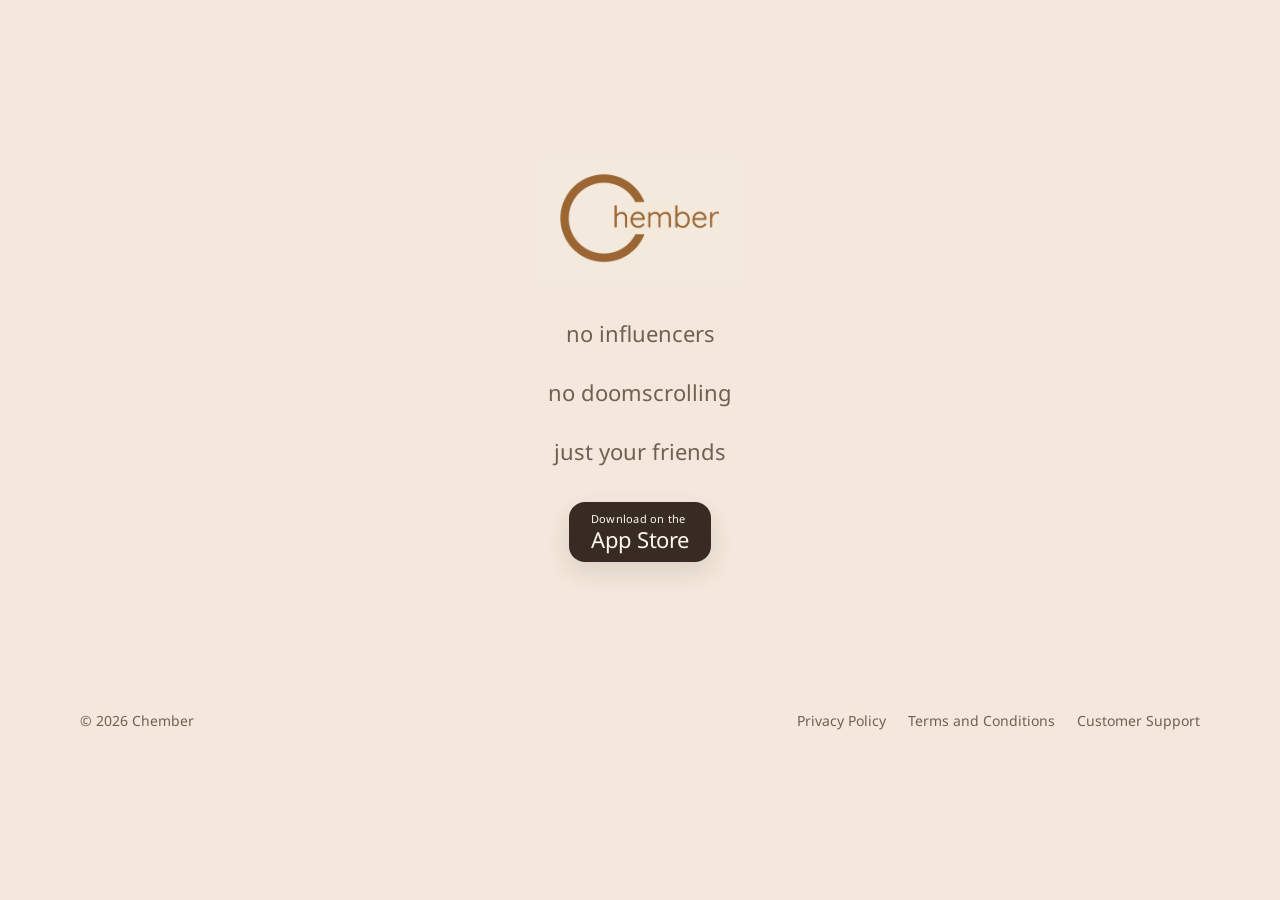
<file: index.html>
<!doctype html>
<html lang="en">
<head>
  <meta charset="utf-8" />
  <meta name="viewport" content="width=device-width, initial-scale=1" />
  <title>Chember</title>
  <meta name="description" content="Chember is a social app for sharing photos with people you know. No influencers, no doomscrolling, no endless content." />
  <link rel="stylesheet" href="styles.css" />
</head>
<body>
  <main class="hero">
    <section class="hero-inner" aria-labelledby="hero-title">
      <img src="assets/logo.png" alt="Chember" class="hero-logo" />
      <p class="intro">
        no influencers
      </p>
      <p class="intro">
        no doomscrolling
      </p>
      <p class="intro">
        just your friends
      </p>

      <a class="app-store-button" href="https://apps.apple.com/nl/app/chember/id6764364727" aria-label="Download Chember on the App Store">
        <span class="small">Download on the</span>
        <span class="large">App Store</span>
      </a>
    </section>
  </main>

  <footer class="site-footer">
    <p>© 2026 Chember</p>
    <div class="footer-links">
      <a href="privacy.html">Privacy Policy</a>
      <a href="terms.html">Terms and Conditions</a>
      <a href="support.html">Customer Support</a>
    </div>
  </footer>
</body>
</html>
</file>
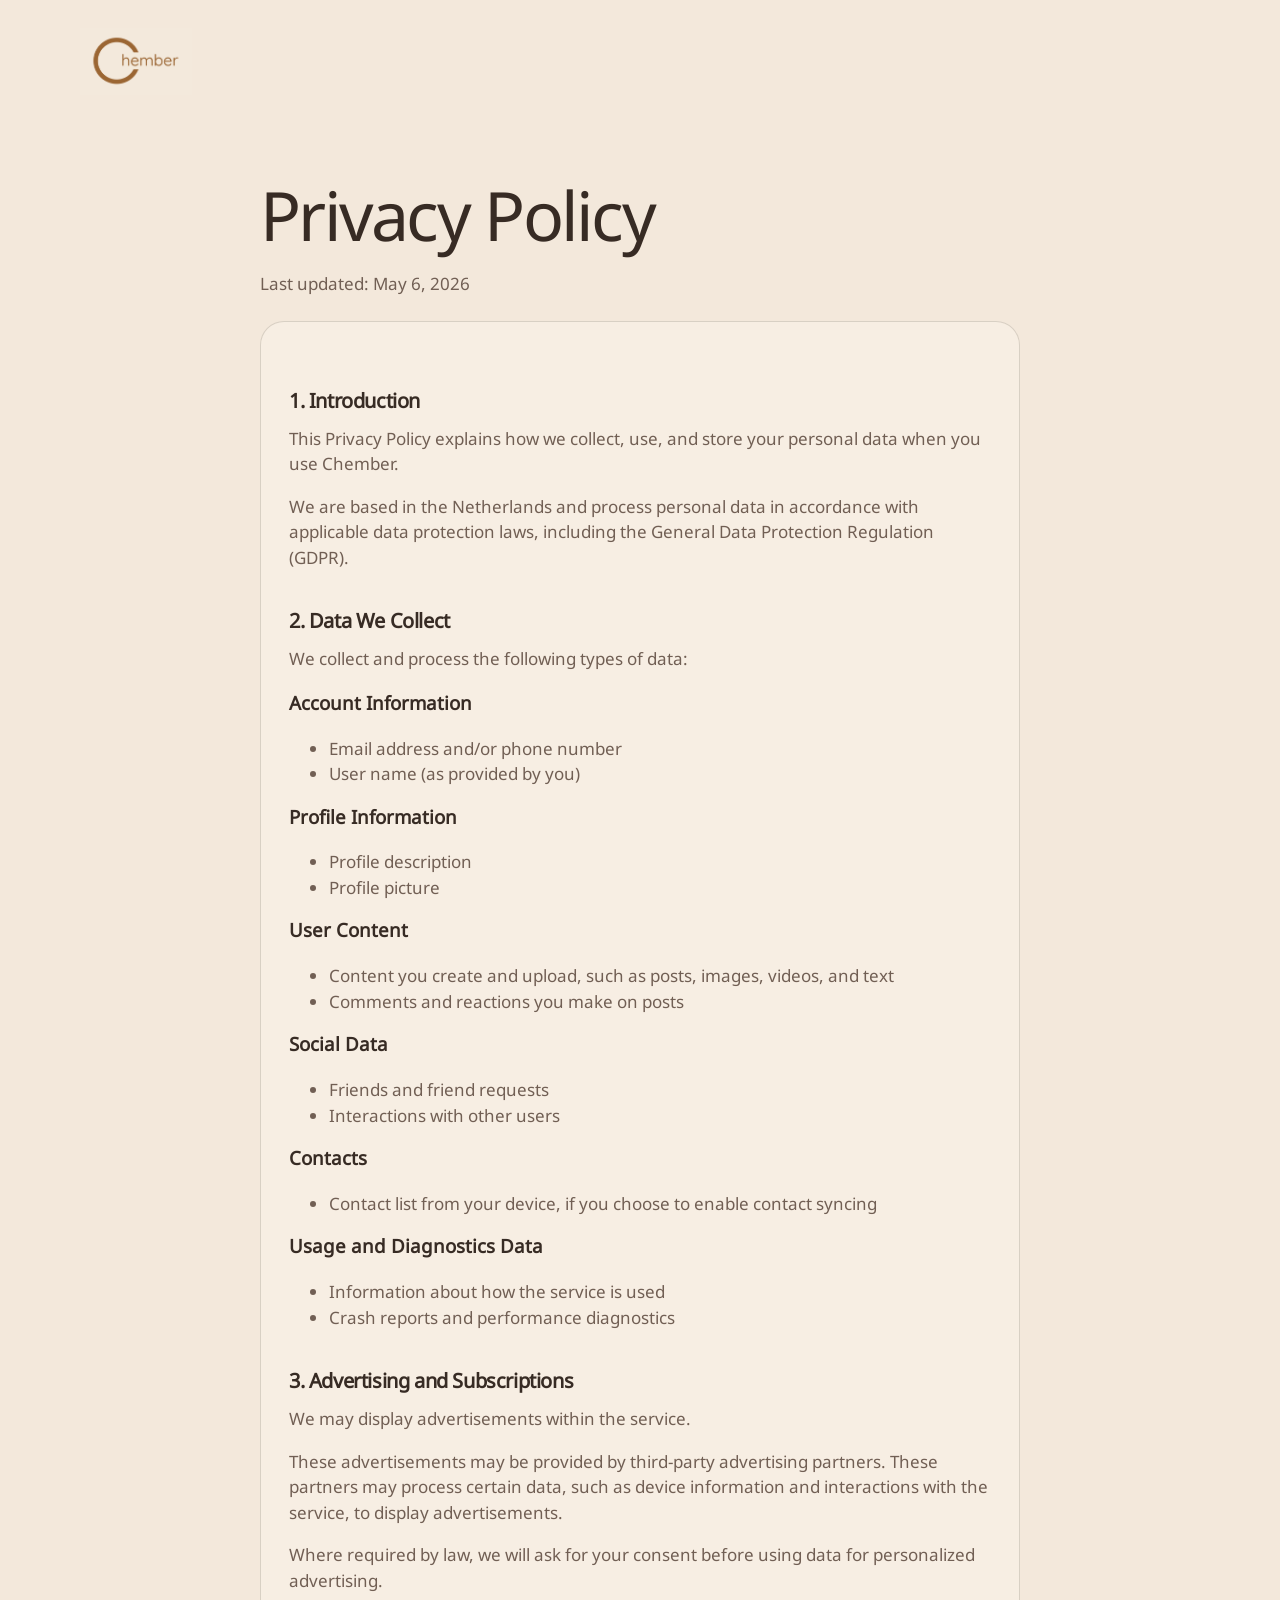
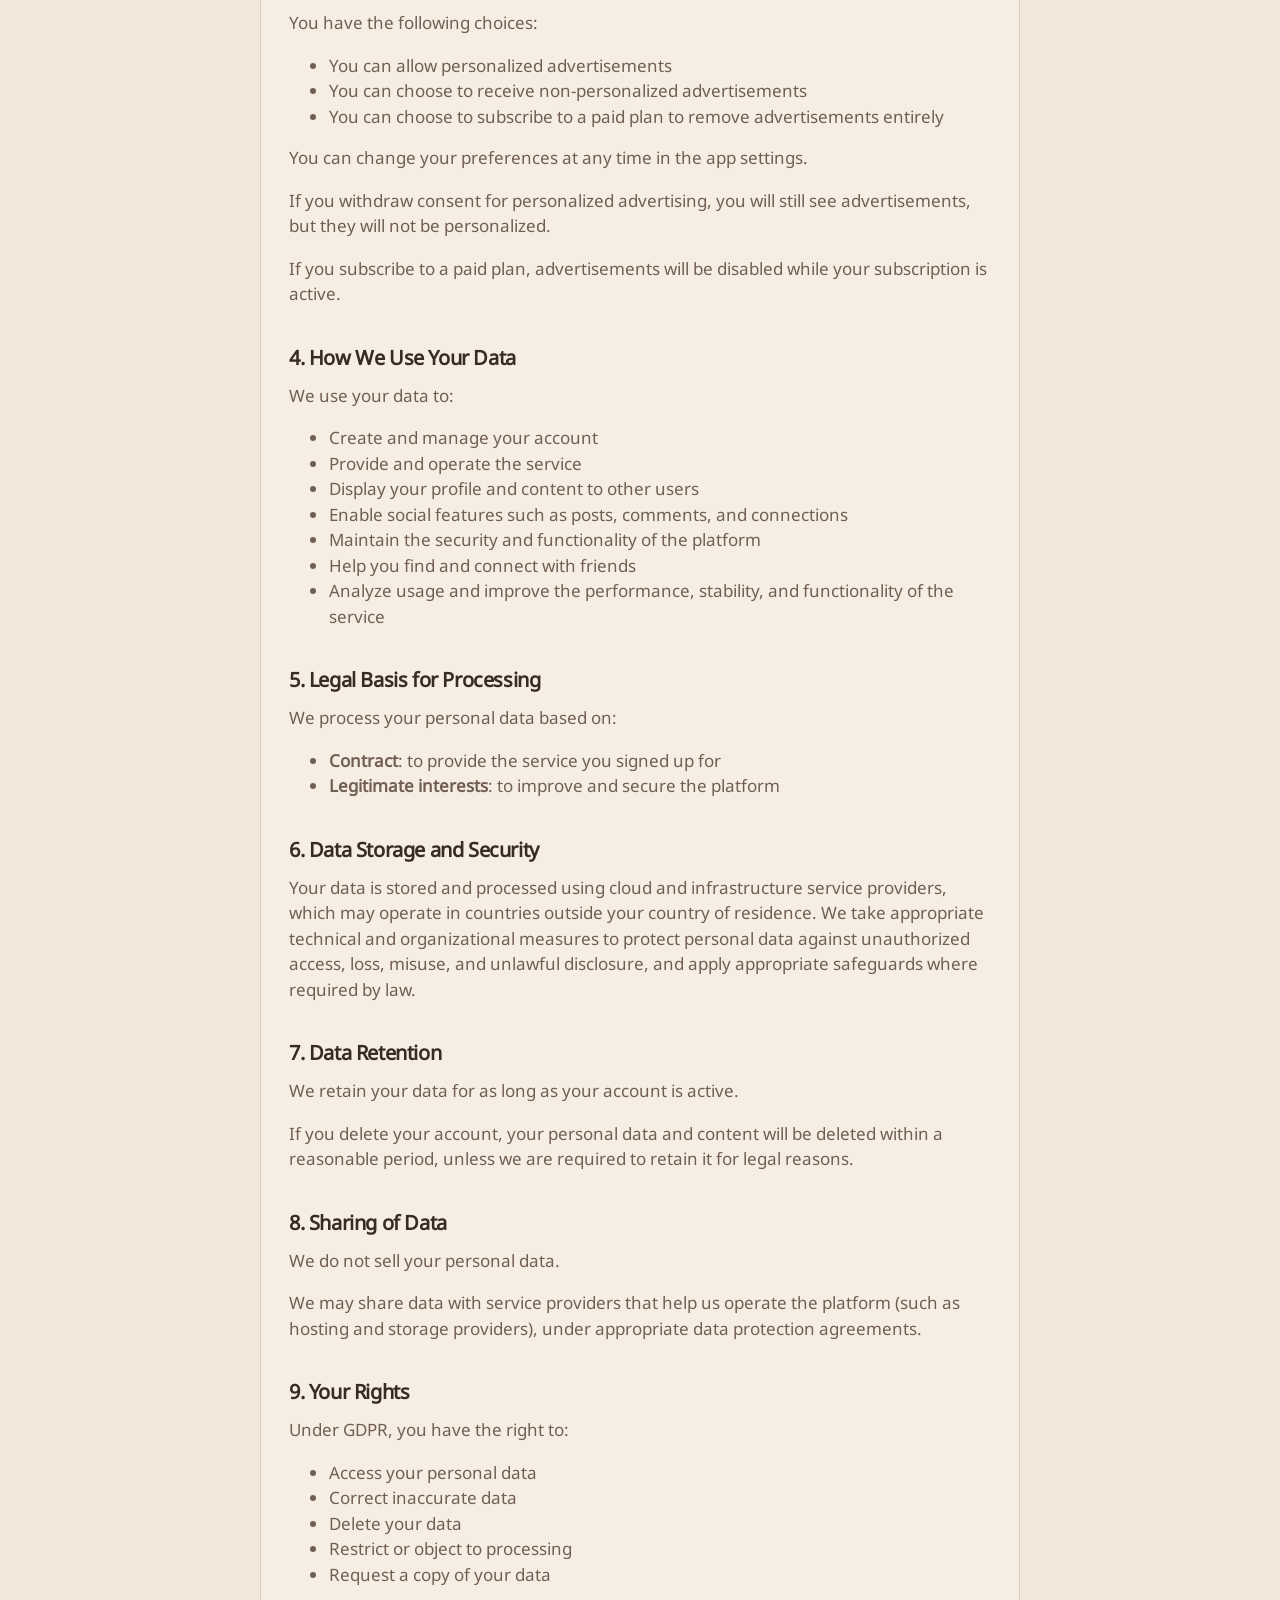
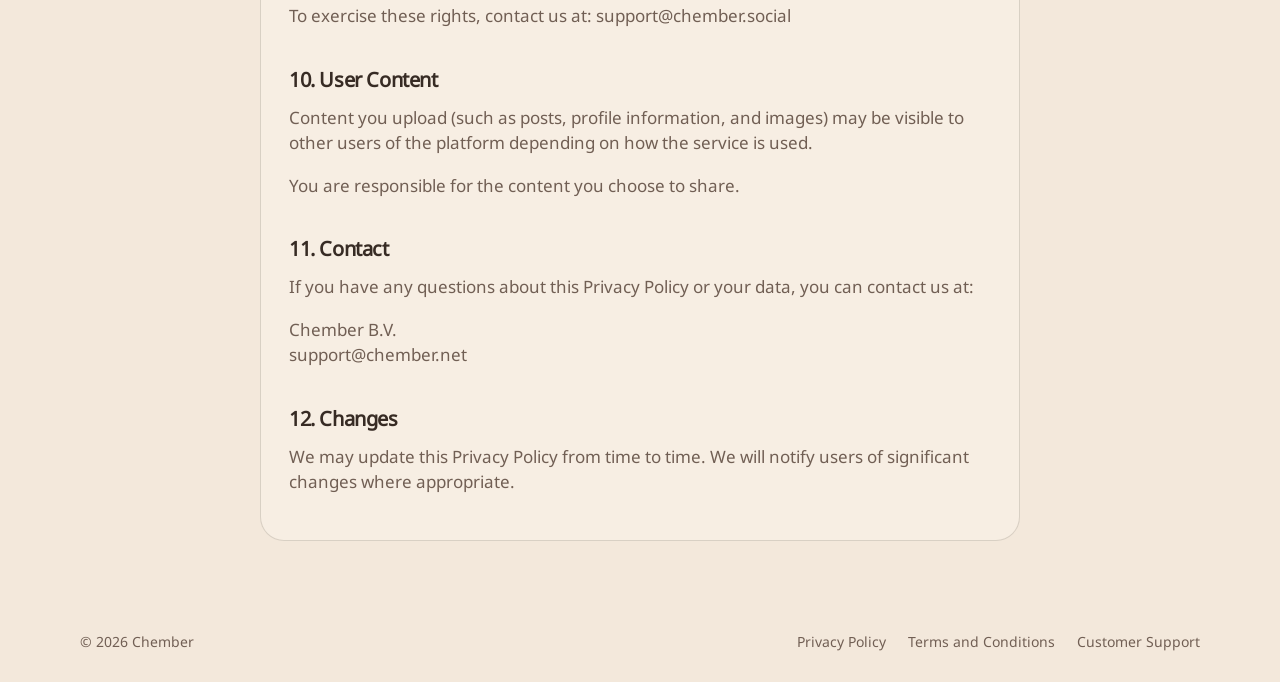
<file: privacy.html>
<!doctype html>
<html lang="en">
<head>
  <meta charset="utf-8" />
  <meta name="viewport" content="width=device-width, initial-scale=1" />
  <title>Privacy Policy — Chember</title>
  <link rel="stylesheet" href="styles.css" />
</head>
<body>
  <header class="site-header">
    <a class="brand" href="index.html"><img src="assets/logo.png" alt="Chember" class="brand-logo" /></a>
  </header>

  <main class="page">
    <h1>Privacy Policy</h1>
    <p>Last updated: May 6, 2026</p>

    <div class="page-card">
      <h2 id="-1-introduction-"><strong>1. Introduction</strong></h2>
<p>This Privacy Policy explains how we collect, use, and store your personal data when you use Chember.</p>
<p>We are based in the Netherlands and process personal data in accordance with applicable data protection laws, including the General Data Protection Regulation (GDPR).</p>
<h2 id="-2-data-we-collect-"><strong>2. Data We Collect</strong></h2>
<p>We collect and process the following types of data:</p>
<h3 id="-account-information-"><strong>Account Information</strong></h3>
<ul>
<li>Email address and/or phone number  </li>
<li>User name (as provided by you)</li>
</ul>
<h3 id="-profile-information-"><strong>Profile Information</strong></h3>
<ul>
<li>Profile description  </li>
<li>Profile picture</li>
</ul>
<h3 id="-user-content-"><strong>User Content</strong></h3>
<ul>
<li>Content you create and upload, such as posts, images, videos, and text  </li>
<li>Comments and reactions you make on posts</li>
</ul>
<h3 id="-social-data-"><strong>Social Data</strong></h3>
<ul>
<li>Friends and friend requests  </li>
<li>Interactions with other users</li>
</ul>
<h3 id="-contacts-"><strong>Contacts</strong></h3>
<ul>
<li>Contact list from your device, if you choose to enable contact syncing</li>
</ul>
<h3 id="-usage-and-diagnostics-data-"><strong>Usage and Diagnostics Data</strong></h3>
<ul>
<li>Information about how the service is used</li>
<li>Crash reports and performance diagnostics</li>
</ul>
<h2 id="-3-advertising-and-subscriptions-"><strong>3. Advertising and Subscriptions</strong></h2>
<p>We may display advertisements within the service.</p>
<p>These advertisements may be provided by third-party advertising partners. These partners may process certain data, such as device information and interactions with the service, to display advertisements.</p>
<p>Where required by law, we will ask for your consent before using data for personalized advertising.</p>
<p>You have the following choices:</p>
<ul>
<li>You can allow personalized advertisements  </li>
<li>You can choose to receive non-personalized advertisements  </li>
<li>You can choose to subscribe to a paid plan to remove advertisements entirely</li>
</ul>
<p>You can change your preferences at any time in the app settings.</p>
<p>If you withdraw consent for personalized advertising, you will still see advertisements, but they will not be personalized.</p>
<p>If you subscribe to a paid plan, advertisements will be disabled while your subscription is active.</p>
<h2 id="-4-how-we-use-your-data-"><strong>4. How We Use Your Data</strong></h2>
<p>We use your data to:</p>
<ul>
<li>Create and manage your account  </li>
<li>Provide and operate the service  </li>
<li>Display your profile and content to other users  </li>
<li>Enable social features such as posts, comments, and connections  </li>
<li>Maintain the security and functionality of the platform</li>
<li>Help you find and connect with friends</li>
<li>Analyze usage and improve the performance, stability, and functionality of the service</li>
</ul>
<h2 id="-5-legal-basis-for-processing-"><strong>5. Legal Basis for Processing</strong></h2>
<p>We process your personal data based on:</p>
<ul>
<li><strong>Contract</strong>: to provide the service you signed up for  </li>
<li><strong>Legitimate interests</strong>: to improve and secure the platform</li>
</ul>
<h2 id="-6-data-storage-and-security-"><strong>6. Data Storage and Security</strong></h2>
<p>Your data is stored and processed using cloud and infrastructure service providers, which may operate in countries outside your country of residence. We take appropriate technical and organizational measures to protect personal data against unauthorized access, loss, misuse, and unlawful disclosure, and apply appropriate safeguards where required by law.</p>
<h2 id="-7-data-retention-"><strong>7. Data Retention</strong></h2>
<p>We retain your data for as long as your account is active.</p>
<p>If you delete your account, your personal data and content will be deleted within a reasonable period, unless we are required to retain it for legal reasons.</p>
<h2 id="-8-sharing-of-data-"><strong>8. Sharing of Data</strong></h2>
<p>We do not sell your personal data.</p>
<p>We may share data with service providers that help us operate the platform (such as hosting and storage providers), under appropriate data protection agreements.</p>
<h2 id="-9-your-rights-"><strong>9. Your Rights</strong></h2>
<p>Under GDPR, you have the right to:</p>
<ul>
<li>Access your personal data  </li>
<li>Correct inaccurate data  </li>
<li>Delete your data  </li>
<li>Restrict or object to processing  </li>
<li>Request a copy of your data</li>
</ul>
<p>To exercise these rights, contact us at: support@chember.social</p>
<h2 id="-10-user-content-"><strong>10. User Content</strong></h2>
<p>Content you upload (such as posts, profile information, and images) may be visible to other users of the platform depending on how the service is used.</p>
<p>You are responsible for the content you choose to share.</p>
<h2 id="-11-contact-"><strong>11. Contact</strong></h2>
<p>If you have any questions about this Privacy Policy or your data, you can contact us at:</p>
<p>Chember B.V.<br>support@chember.net</p>
<h2 id="-12-changes-"><strong>12. Changes</strong></h2>
<p>We may update this Privacy Policy from time to time. We will notify users of significant changes where appropriate.</p>
    </div>
  </main>
  <footer class="site-footer">
    <p>© 2026 Chember</p>
    <div class="footer-links">
      <a href="privacy.html">Privacy Policy</a>
      <a href="terms.html">Terms and Conditions</a>
      <a href="support.html">Customer Support</a>
    </div>
  </footer>
</body>
</html>
</file>
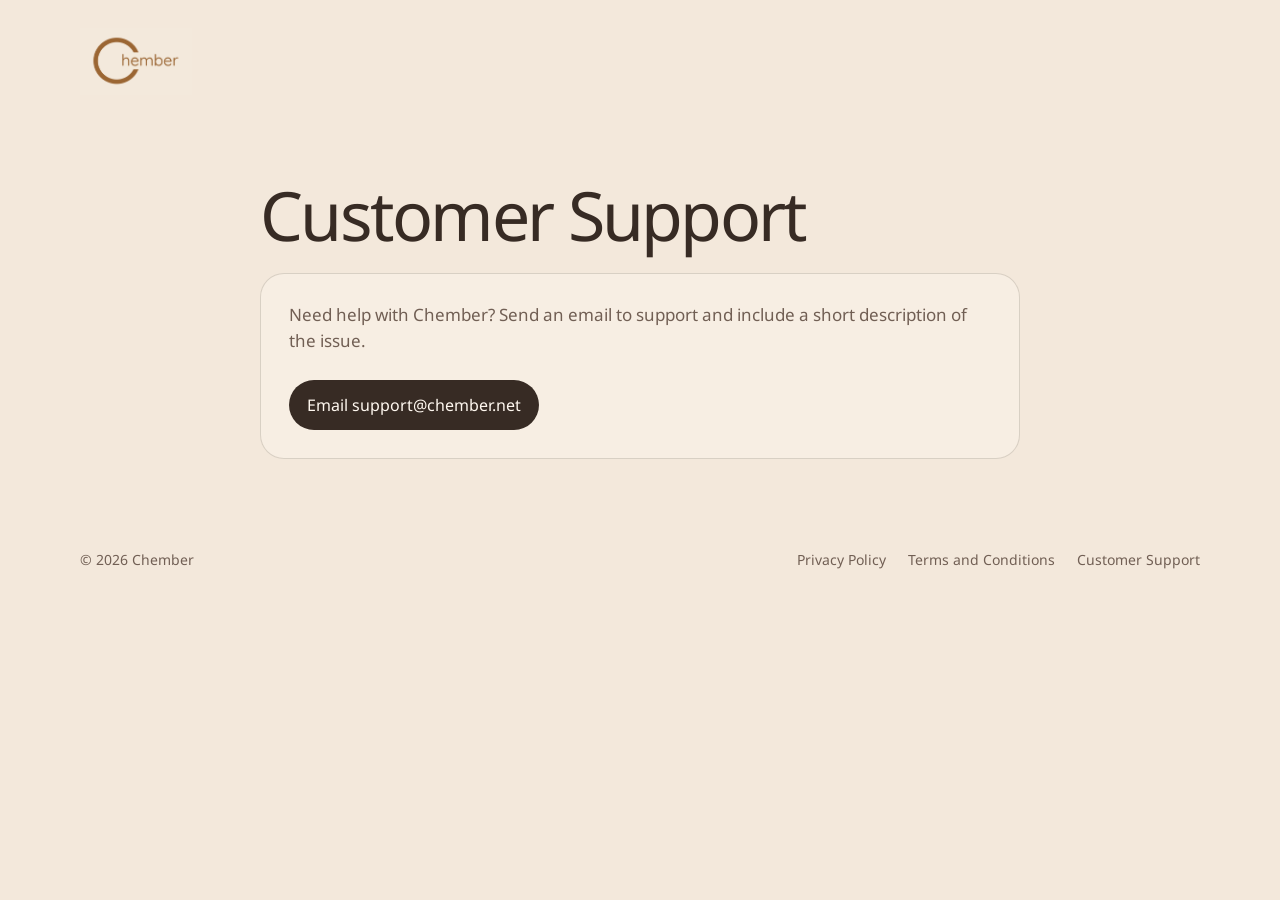
<file: support.html>
<!doctype html>
<html lang="en">
<head>
  <meta charset="utf-8" />
  <meta name="viewport" content="width=device-width, initial-scale=1" />
  <title>Customer Support — Chember</title>
  <link rel="stylesheet" href="styles.css" />
</head>
<body>
  <header class="site-header">
    <a class="brand" href="index.html"><img src="assets/logo.png" alt="Chember" class="brand-logo" /></a>
  </header>

  <main class="page">
    <h1>Customer Support</h1>
    <div class="page-card">
      <p>Need help with Chember? Send an email to support and include a short description of the issue.</p>
      <a class="support-button" href="mailto:support@chember.net?subject=Chember%20Support">Email support@chember.net</a>
    </div>
  </main>
  <footer class="site-footer">
    <p>© 2026 Chember</p>
    <div class="footer-links">
      <a href="privacy.html">Privacy Policy</a>
      <a href="terms.html">Terms and Conditions</a>
      <a href="support.html">Customer Support</a>
    </div>
  </footer>
</body>
</html>
</file>
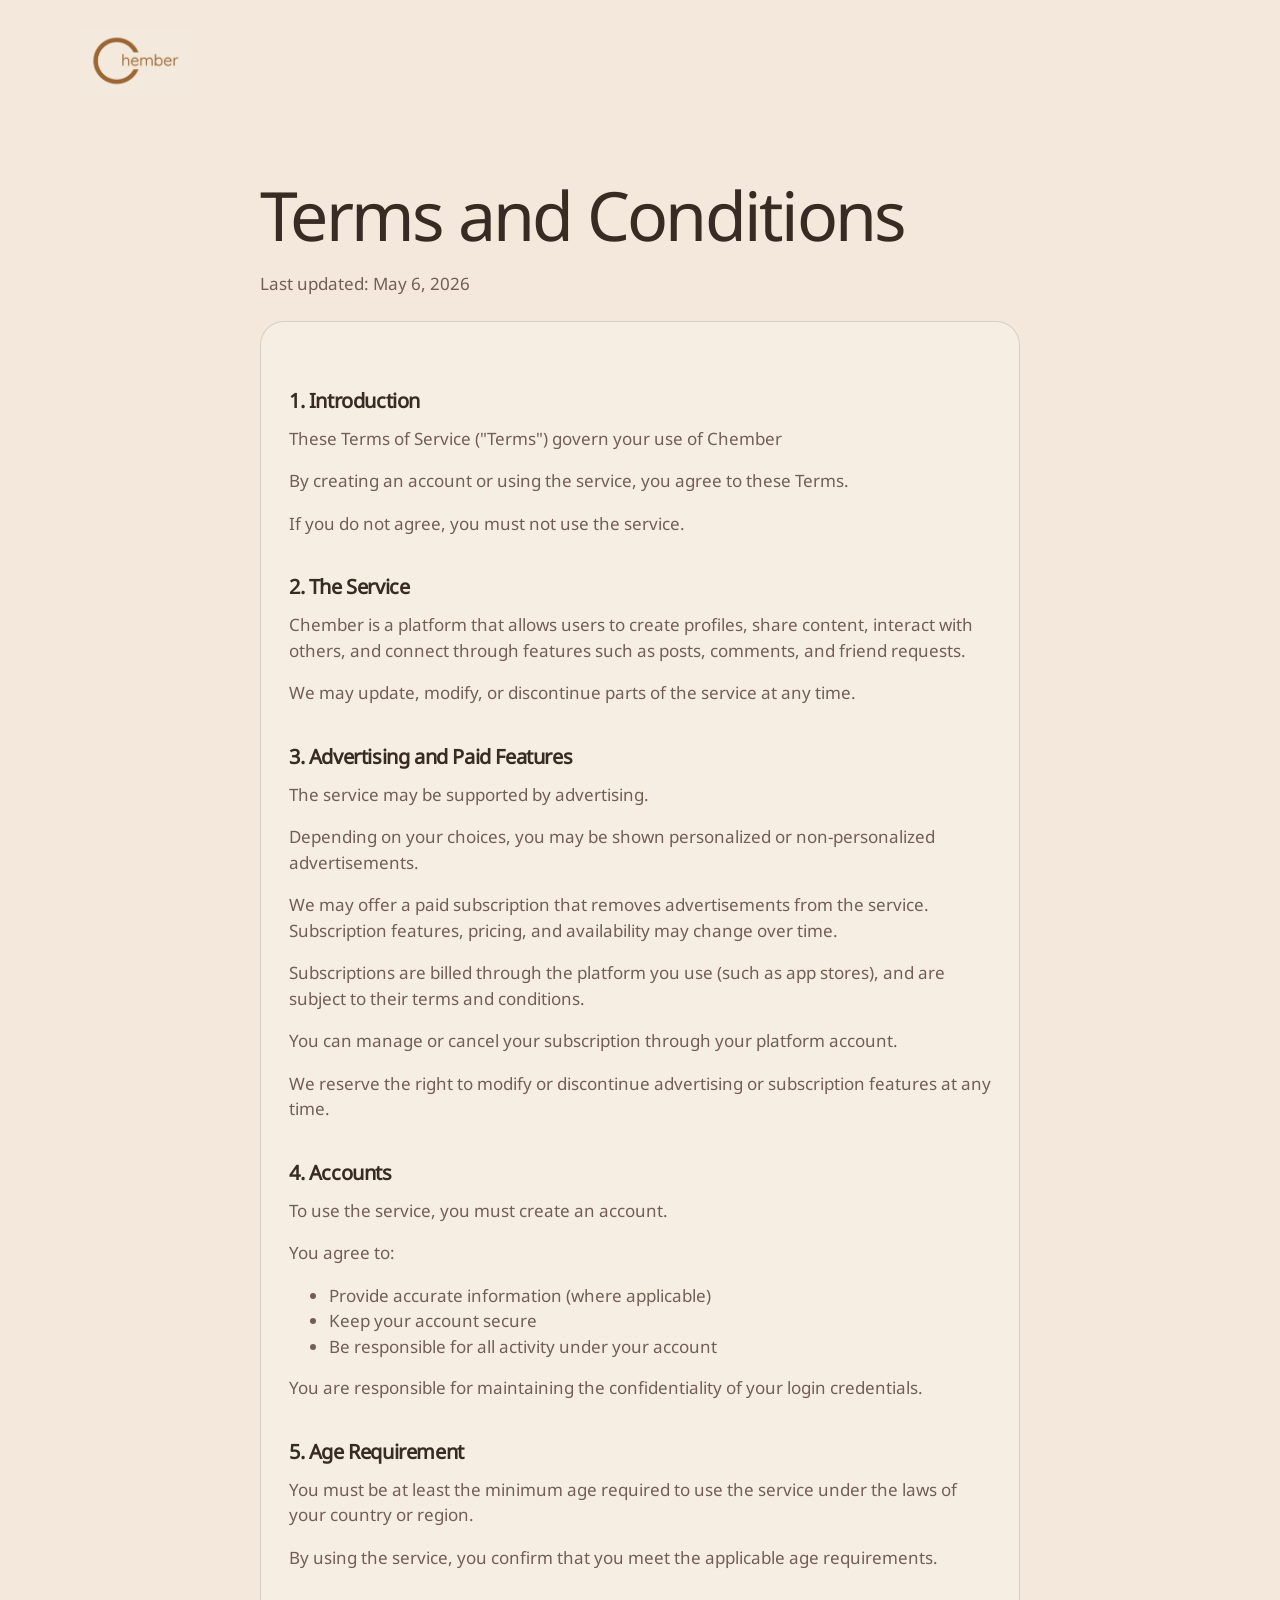
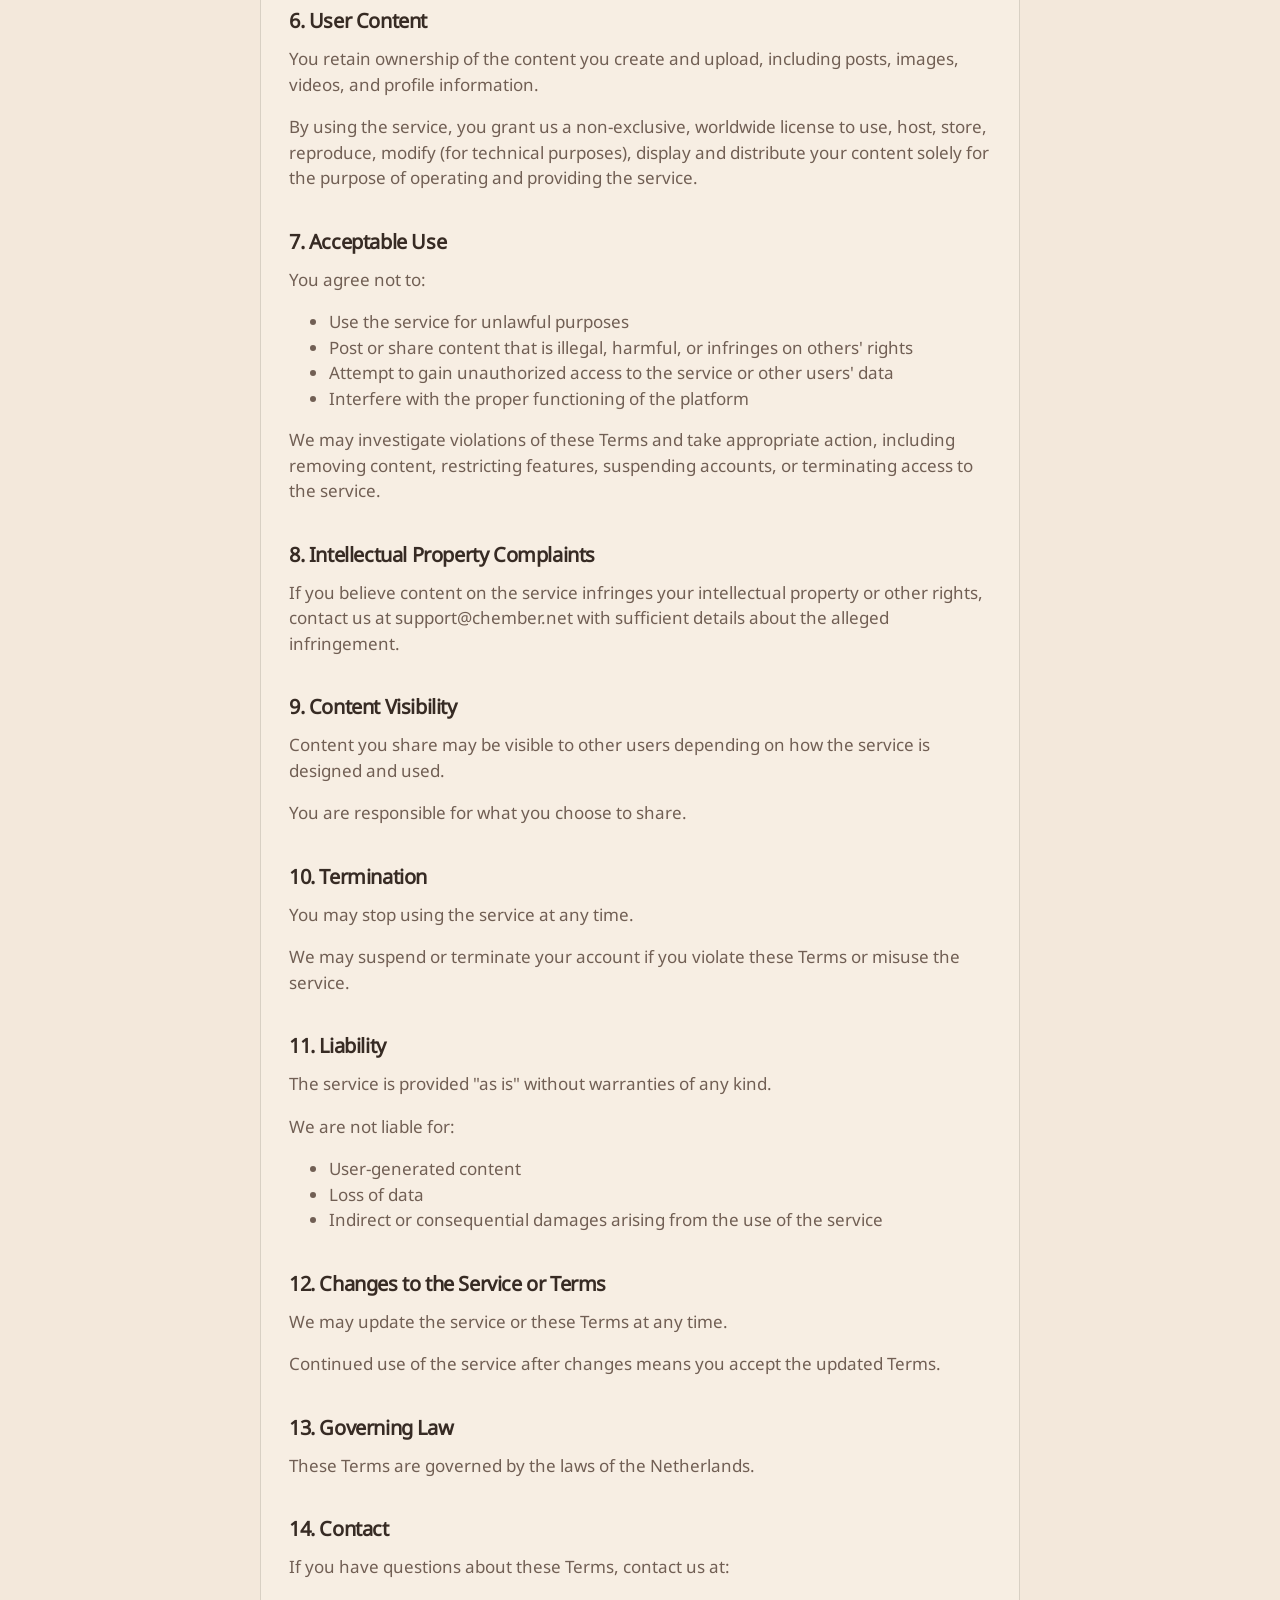
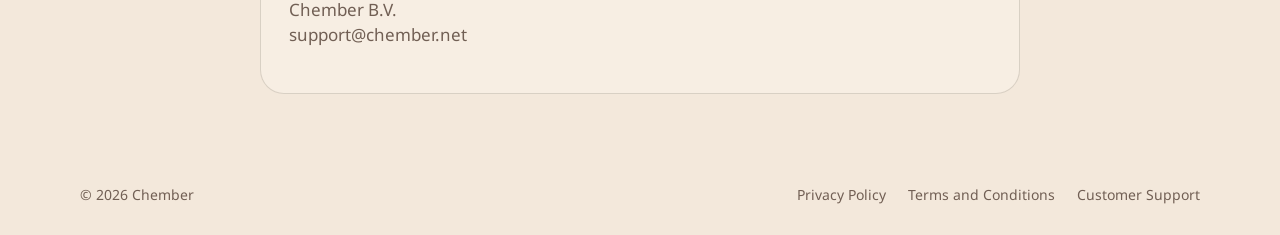
<file: terms.html>
<!doctype html>
<html lang="en">
<head>
  <meta charset="utf-8" />
  <meta name="viewport" content="width=device-width, initial-scale=1" />
  <title>Terms and Conditions — Chember</title>
  <link rel="stylesheet" href="styles.css" />
</head>
<body>
  <header class="site-header">
    <a class="brand" href="index.html"><img src="assets/logo.png" alt="Chember" class="brand-logo" /></a>
  </header>

  <main class="page">
    <h1>Terms and Conditions</h1>
    <p>Last updated: May 6, 2026</p>

    <div class="page-card">
      <h2 id="-1-introduction-"><strong>1. Introduction</strong></h2>
<p>These Terms of Service (&quot;Terms&quot;) govern your use of Chember</p>
<p>By creating an account or using the service, you agree to these Terms.</p>
<p>If you do not agree, you must not use the service.</p>
<h2 id="-2-the-service-"><strong>2. The Service</strong></h2>
<p>Chember is a platform that allows users to create profiles, share content, interact with others, and connect through features such as posts, comments, and friend requests.</p>
<p>We may update, modify, or discontinue parts of the service at any time.</p>
<h2 id="-3-advertising-and-paid-features-"><strong>3. Advertising and Paid Features</strong></h2>
<p>The service may be supported by advertising.</p>
<p>Depending on your choices, you may be shown personalized or non-personalized advertisements.</p>
<p>We may offer a paid subscription that removes advertisements from the service. Subscription features, pricing, and availability may change over time.</p>
<p>Subscriptions are billed through the platform you use (such as app stores), and are subject to their terms and conditions.</p>
<p>You can manage or cancel your subscription through your platform account.</p>
<p>We reserve the right to modify or discontinue advertising or subscription features at any time.</p>
<h2 id="-4-accounts-"><strong>4. Accounts</strong></h2>
<p>To use the service, you must create an account.</p>
<p>You agree to:</p>
<ul>
<li>Provide accurate information (where applicable)  </li>
<li>Keep your account secure  </li>
<li>Be responsible for all activity under your account</li>
</ul>
<p>You are responsible for maintaining the confidentiality of your login credentials.</p>
<h2 id="-5-age-requirement-"><strong>5. Age Requirement</strong></h2>
<p>You must be at least the minimum age required to use the service under the laws of your country or region.</p>
<p>By using the service, you confirm that you meet the applicable age requirements.</p>
<h2 id="-6-user-content-"><strong>6. User Content</strong></h2>
<p>You retain ownership of the content you create and upload, including posts, images, videos, and profile information.</p>
<p>By using the service, you grant us a non-exclusive, worldwide license to use, host, store, reproduce, modify (for technical purposes), display and distribute your content solely for the purpose of operating and providing the service.</p>
<h2 id="-7-acceptable-use-"><strong>7. Acceptable Use</strong></h2>
<p>You agree not to:</p>
<ul>
<li>Use the service for unlawful purposes  </li>
<li>Post or share content that is illegal, harmful, or infringes on others&#39; rights  </li>
<li>Attempt to gain unauthorized access to the service or other users&#39; data  </li>
<li>Interfere with the proper functioning of the platform</li>
</ul>
<p>We may investigate violations of these Terms and take appropriate action, including removing content, restricting features, suspending accounts, or terminating access to the service.</p>
<h2 id="-8-intellectual-property-complaints-"><strong>8. Intellectual Property Complaints</strong></h2>
<p>If you believe content on the service infringes your intellectual property or other rights, contact us at support@chember.net
 with sufficient details about the alleged infringement.</p>
<h2 id="-9-content-visibility-"><strong>9. Content Visibility</strong></h2>
<p>Content you share may be visible to other users depending on how the service is designed and used.</p>
<p>You are responsible for what you choose to share.</p>
<h2 id="-10-termination-"><strong>10. Termination</strong></h2>
<p>You may stop using the service at any time.</p>
<p>We may suspend or terminate your account if you violate these Terms or misuse the service.</p>
<h2 id="-11-liability-"><strong>11. Liability</strong></h2>
<p>The service is provided &quot;as is&quot; without warranties of any kind.</p>
<p>We are not liable for:</p>
<ul>
<li>User-generated content  </li>
<li>Loss of data  </li>
<li>Indirect or consequential damages arising from the use of the service</li>
</ul>
<h2 id="-12-changes-to-the-service-or-terms-"><strong>12. Changes to the Service or Terms</strong></h2>
<p>We may update the service or these Terms at any time.</p>
<p>Continued use of the service after changes means you accept the updated Terms.</p>
<h2 id="-13-governing-law-"><strong>13. Governing Law</strong></h2>
<p>These Terms are governed by the laws of the Netherlands.</p>
<h2 id="-14-contact-"><strong>14. Contact</strong></h2>
<p>If you have questions about these Terms, contact us at:</p>
<p>Chember B.V.<br>support@chember.net</p>
    </div>
  </main>
  <footer class="site-footer">
    <p>© 2026 Chember</p>
    <div class="footer-links">
      <a href="privacy.html">Privacy Policy</a>
      <a href="terms.html">Terms and Conditions</a>
      <a href="support.html">Customer Support</a>
    </div>
  </footer>
</body>
</html>
</file>
<file: styles.css>
:root {
  --background: #f3e8db;
  --text: #372b24;
  --muted: #715f54;
  --line: rgba(55, 43, 36, 0.16);
  --button: #372b24;
  --button-text: #fff8f0;
  --card: rgba(255, 248, 240, 0.36);
}

@font-face {
  font-family: "Noto Sans";
  src: url("fonts/NotoSans-Regular.ttf") format("truetype");
  font-weight: 400;
  font-style: normal;
  font-display: swap;
}

* {
  box-sizing: border-box;
}

html {
  min-height: 100%;
  background: var(--background);
}

body {
  min-height: 100%;
  margin: 0;
  background: var(--background);
  color: var(--text);
  font-family: "Noto Sans", sans-serif;
  font-weight: 400;
  line-height: 1.5;
}

h1,
h2,
h3,
p {
  margin-top: 0;
}

h1,
h2,
h3,
a,
button,
input,
textarea {
  font-family: inherit;
}

a {
  color: inherit;
  text-decoration: none;
}

a:hover {
  opacity: 0.72;
}

.site-header,
.site-footer {
  width: min(1120px, calc(100% - 40px));
  margin: 0 auto;
  display: flex;
  align-items: center;
  justify-content: space-between;
  gap: 24px;
}

.site-header {
  padding-top: 28px;
}

.brand,
.app-store-button,
.support-button {
  display: inline-flex;
}

.brand-logo {
  width: 112px;
  height: auto;
  display: block;
}

.nav,
.footer-links {
  display: flex;
  align-items: center;
  gap: 22px;
  color: var(--muted);
  font-size: 14px;
}

.hero {
  width: min(920px, calc(100% - 40px));
  min-height: calc(100vh - 190px);
  margin: 0 auto;
  display: grid;
  place-items: center;
  padding: 80px 0 72px;
  text-align: center;
}

.hero-inner {
  width: min(660px, 100%);
}

.hero-logo {
  width: min(210px, 54vw);
  height: auto;
  display: block;
  margin: 0 auto 34px;
}

.intro {
  max-width: 570px;
  margin: 26px auto 0;
  color: var(--muted);
  font-size: clamp(18px, 2.2vw, 22px);
}

.app-store-button {
  width: fit-content;
  margin: 34px auto 0;
  padding: 11px 22px 12px;
  border-radius: 16px;
  background: var(--button);
  color: var(--button-text);
  flex-direction: column;
  align-items: flex-start;
  justify-content: center;
  line-height: 1;
  box-shadow: 0 10px 24px rgba(55, 43, 36, 0.12);
  transition: transform 160ms ease, opacity 160ms ease;
}

.app-store-button:hover {
  opacity: 1;
  transform: translateY(-1px);
}

.app-store-button .small {
  margin-bottom: 4px;
  font-size: 11px;
  letter-spacing: 0.02em;
}

.app-store-button .large {
  font-size: 22px;
  letter-spacing: -0.02em;
}

.site-footer {
  padding-bottom: 30px;
  color: var(--muted);
  font-size: 14px;
}

.site-footer p {
  margin: 0;
}

.page {
  width: min(760px, calc(100% - 40px));
  margin: 0 auto;
  padding: 86px 0 90px;
}

.page h1 {
  margin-bottom: 22px;
  font-size: clamp(40px, 7vw, 68px);
  line-height: 1;
  letter-spacing: -0.04em;
  font-weight: 400;
}

.page h2 {
  margin: 36px 0 10px;
  font-size: 20px;
  letter-spacing: -0.02em;
  font-weight: 400;
}

.page p,
.page li {
  color: var(--muted);
  font-size: 17px;
}

.page a {
  text-decoration: underline;
  text-underline-offset: 3px;
}

.page-card {
  margin-top: 24px;
  padding: 28px;
  border: 1px solid var(--line);
  border-radius: 24px;
  background: var(--card);
}

.support-button {
  margin-top: 10px;
  padding: 13px 18px;
  border-radius: 999px;
  background: var(--button);
  color: var(--button-text);
  text-decoration: none !important;
}

@media (max-width: 720px) {
  .site-header,
  .site-footer,
  .hero,
  .page {
    width: calc(100% - 28px);
  }

  .site-header {
    align-items: flex-start;
  }

  .brand-logo {
    width: 96px;
  }

  .nav,
  .footer-links {
    gap: 14px;
    flex-wrap: wrap;
    font-size: 13px;
  }

  .nav {
    justify-content: flex-end;
  }

  .hero {
    min-height: auto;
    padding: 76px 0 64px;
  }

  .hero-logo {
    width: min(170px, 50vw);
    margin-bottom: 30px;
  }

  .site-footer {
    align-items: flex-start;
    flex-direction: column;
  }
}
</file>
